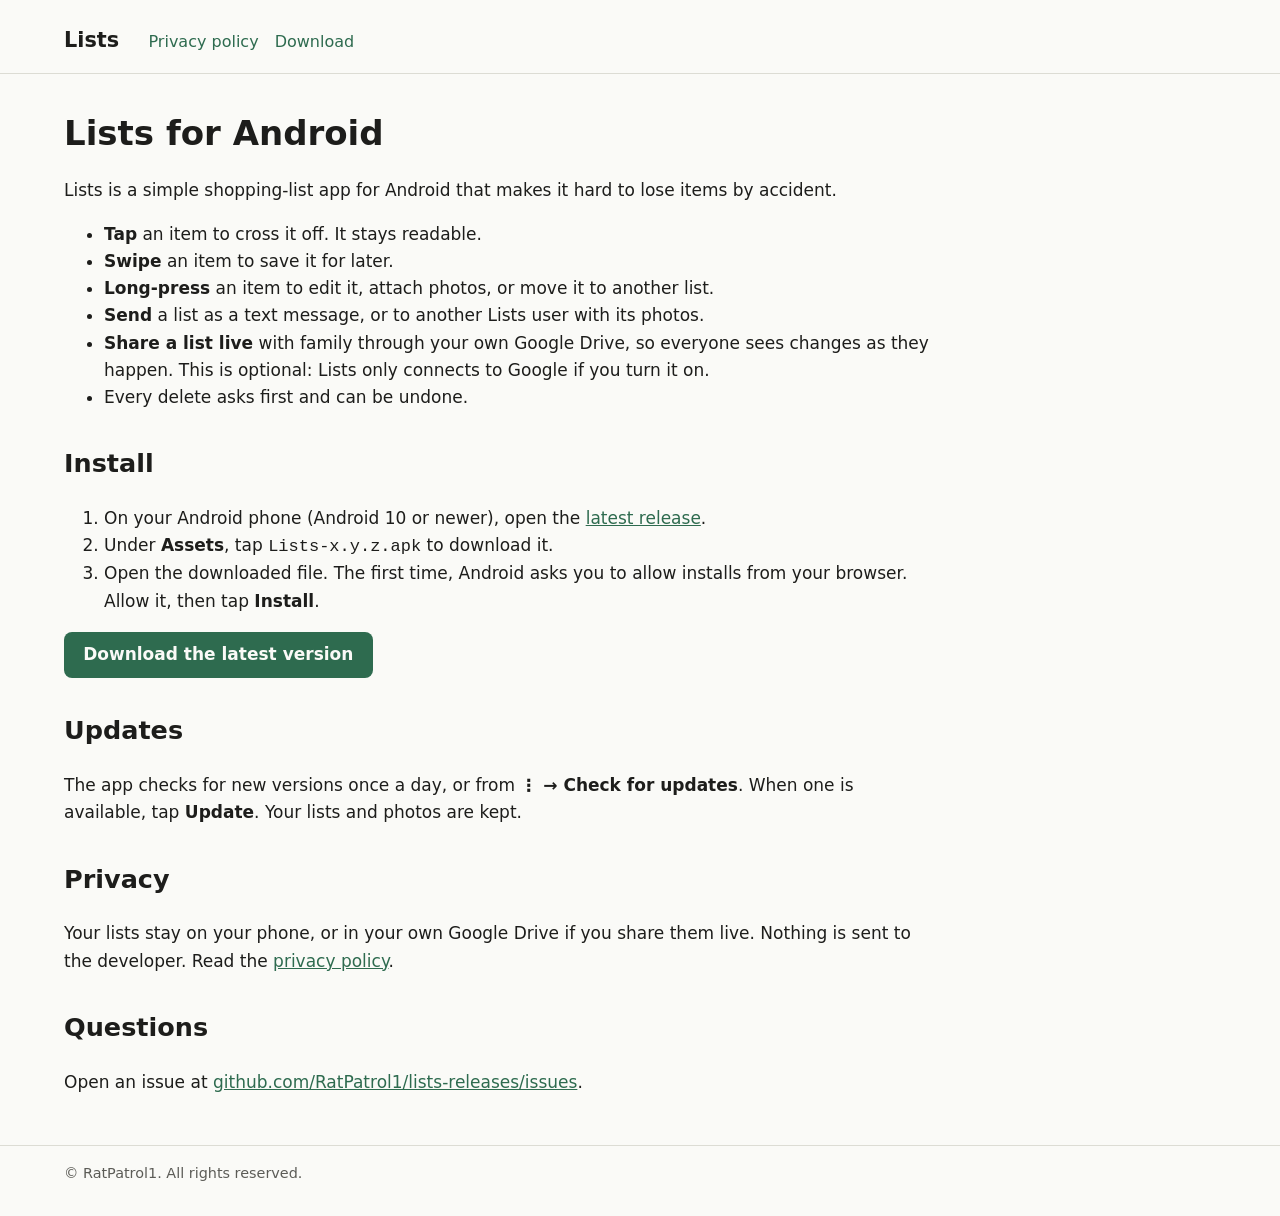
<file: index.html>
<!DOCTYPE html>
<html lang="en">
<head>
<meta charset="utf-8">
<meta name="viewport" content="width=device-width, initial-scale=1">
<title>Lists for Android</title>
<meta name="description" content="Lists is a simple shopping-list app for Android that makes it hard to lose items by accident.">
<link rel="stylesheet" href="style.css">
</head>
<body>
<header>
  <a href="./">Lists</a>
  <nav><a href="privacy.html">Privacy policy</a><a href="https://github.com/RatPatrol1/lists-releases/releases/latest">Download</a></nav>
</header>
<main>
  <h1>Lists for Android</h1>
  <p>Lists is a simple shopping-list app for Android that makes it hard to lose items by accident.</p>
  <ul>
    <li><strong>Tap</strong> an item to cross it off. It stays readable.</li>
    <li><strong>Swipe</strong> an item to save it for later.</li>
    <li><strong>Long-press</strong> an item to edit it, attach photos, or move it to another list.</li>
    <li><strong>Send</strong> a list as a text message, or to another Lists user with its photos.</li>
    <li><strong>Share a list live</strong> with family through your own Google Drive, so everyone sees changes as they happen. This is optional: Lists only connects to Google if you turn it on.</li>
    <li>Every delete asks first and can be undone.</li>
  </ul>

  <h2>Install</h2>
  <ol>
    <li>On your Android phone (Android 10 or newer), open the <a href="https://github.com/RatPatrol1/lists-releases/releases/latest">latest release</a>.</li>
    <li>Under <strong>Assets</strong>, tap <code>Lists-x.y.z.apk</code> to download it.</li>
    <li>Open the downloaded file. The first time, Android asks you to allow installs from your browser. Allow it, then tap <strong>Install</strong>.</li>
  </ol>
  <p><a class="button" href="https://github.com/RatPatrol1/lists-releases/releases/latest">Download the latest version</a></p>

  <h2>Updates</h2>
  <p>The app checks for new versions once a day, or from <strong>⋮ → Check for updates</strong>. When one is available, tap <strong>Update</strong>. Your lists and photos are kept.</p>

  <h2>Privacy</h2>
  <p>Your lists stay on your phone, or in your own Google Drive if you share them live. Nothing is sent to the developer. Read the <a href="privacy.html">privacy policy</a>.</p>

  <h2>Questions</h2>
  <p>Open an issue at <a href="https://github.com/RatPatrol1/lists-releases/issues">github.com/RatPatrol1/lists-releases/issues</a>.</p>
</main>
<footer>© RatPatrol1. All rights reserved.</footer>
</body>
</html>
</file>
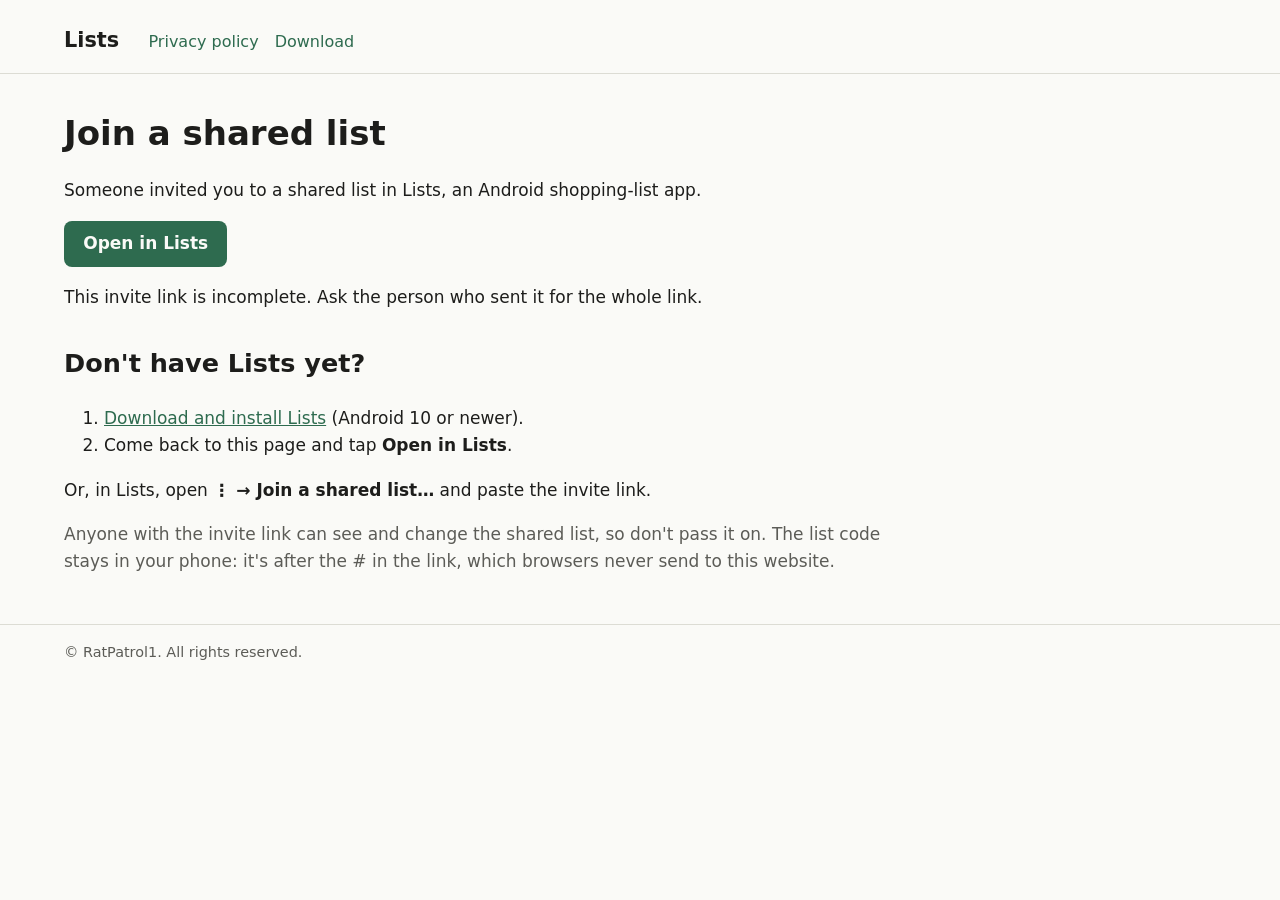
<file: join.html>
<!DOCTYPE html>
<html lang="en">
<head>
<meta charset="utf-8">
<meta name="viewport" content="width=device-width, initial-scale=1">
<meta name="robots" content="noindex">
<title>Join a shared list – Lists</title>
<link rel="stylesheet" href="style.css">
</head>
<body>
<header>
  <a href="./">Lists</a>
  <nav><a href="privacy.html">Privacy policy</a><a href="https://github.com/RatPatrol1/lists-releases/releases/latest">Download</a></nav>
</header>
<main>
  <h1>Join a shared list</h1>
  <p>Someone invited you to a shared list in Lists, an Android shopping-list app.</p>
  <p><a class="button" id="open" href="#">Open in Lists</a></p>
  <p id="bad" hidden>This invite link is incomplete. Ask the person who sent it for the whole link.</p>
  <h2>Don't have Lists yet?</h2>
  <ol>
    <li><a href="https://github.com/RatPatrol1/lists-releases/releases/latest">Download and install Lists</a> (Android 10 or newer).</li>
    <li>Come back to this page and tap <strong>Open in Lists</strong>.</li>
  </ol>
  <p>Or, in Lists, open <strong>⋮ → Join a shared list…</strong> and paste the invite link.</p>
  <p class="muted">Anyone with the invite link can see and change the shared list, so don't pass it on.
  The list code stays in your phone: it's after the # in the link, which browsers never send to this website.</p>
</main>
<footer>© RatPatrol1. All rights reserved.</footer>
<script>
  // The spreadsheet ID is in the part after "#", which is never sent to the server.
  var id = location.hash.slice(1);
  var open = document.getElementById("open");
  if (/^[A-Za-z0-9_-]{20,}$/.test(id)) {
    open.href = "intent://join/" + id + "#Intent;scheme=listsapp;package=io.github.ratpatrol1.lists;" +
      // Lists isn't in the Play Store: if it isn't installed, go to the download page instead.
      "S.browser_fallback_url=" + encodeURIComponent("https://github.com/RatPatrol1/lists-releases/releases/latest") + ";end";
  } else {
    open.hidden = true;
    document.getElementById("bad").hidden = false;
  }
</script>
</body>
</html>
</file>
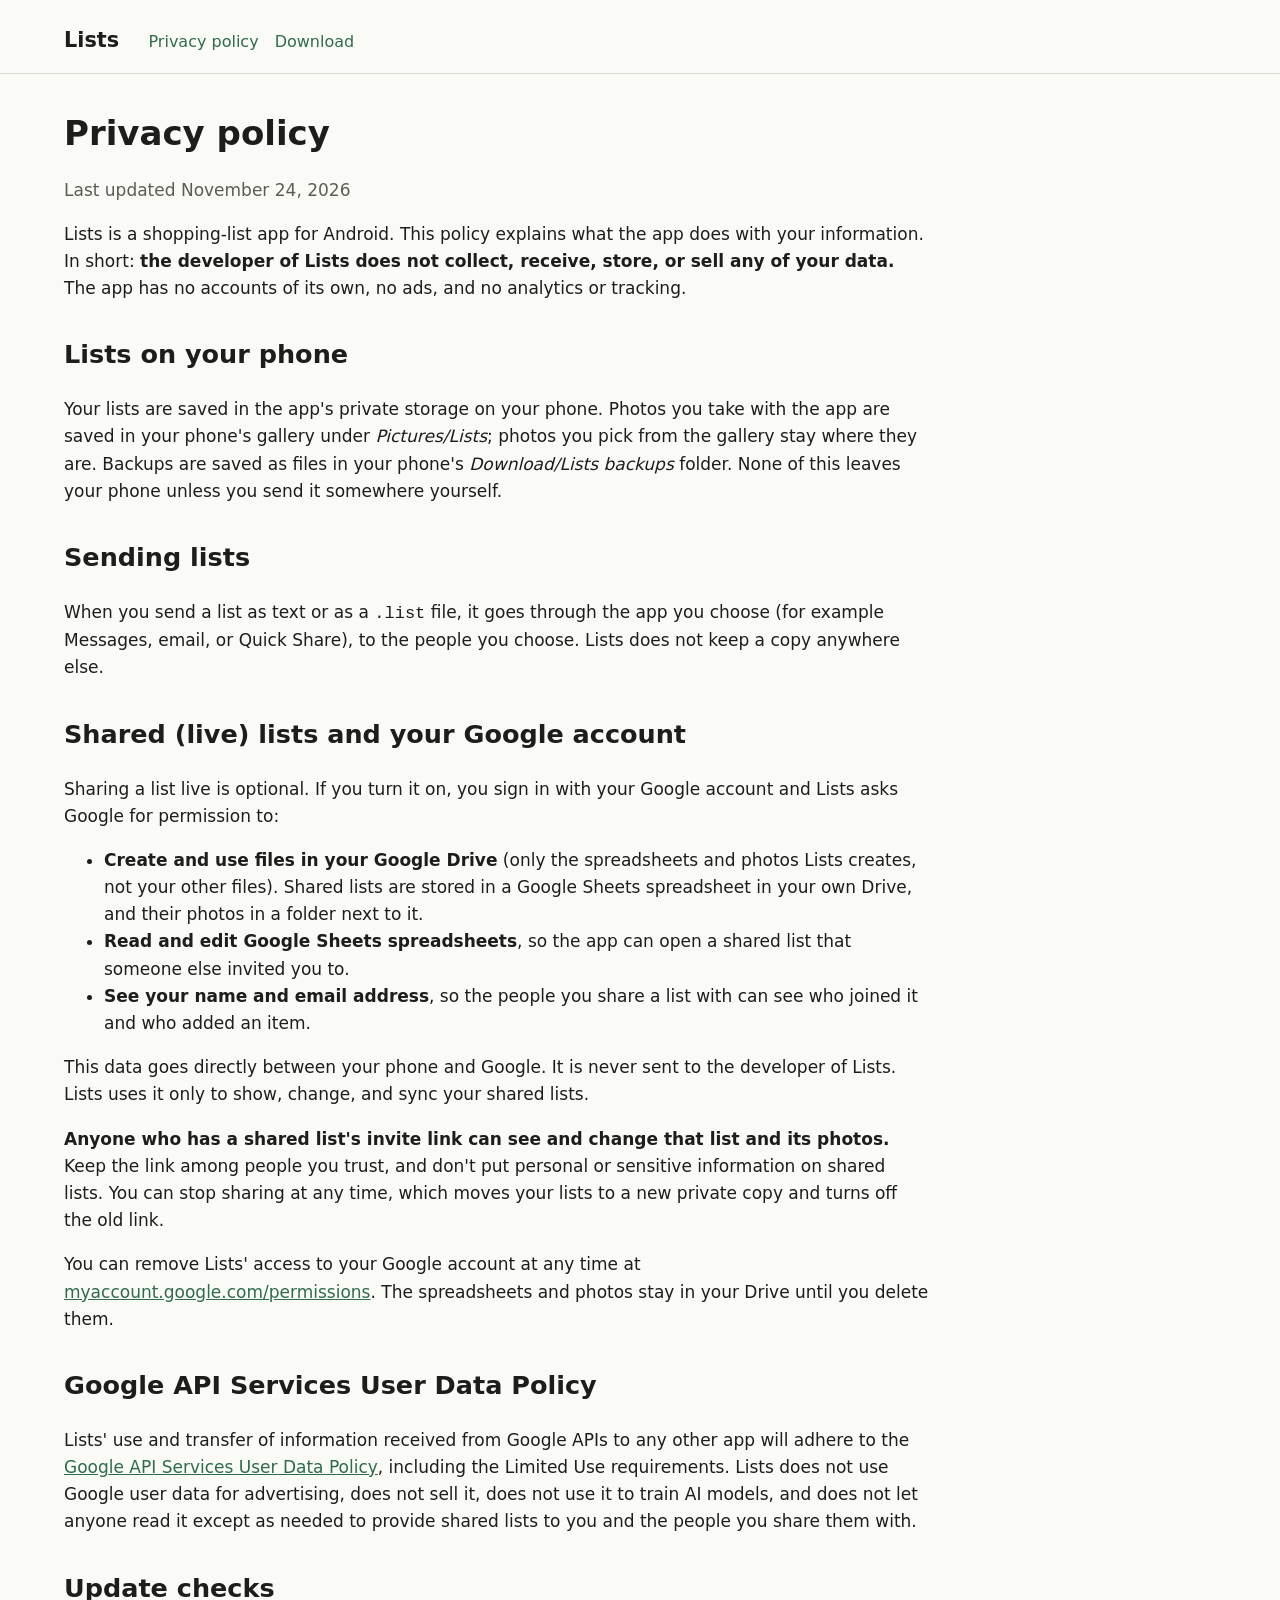
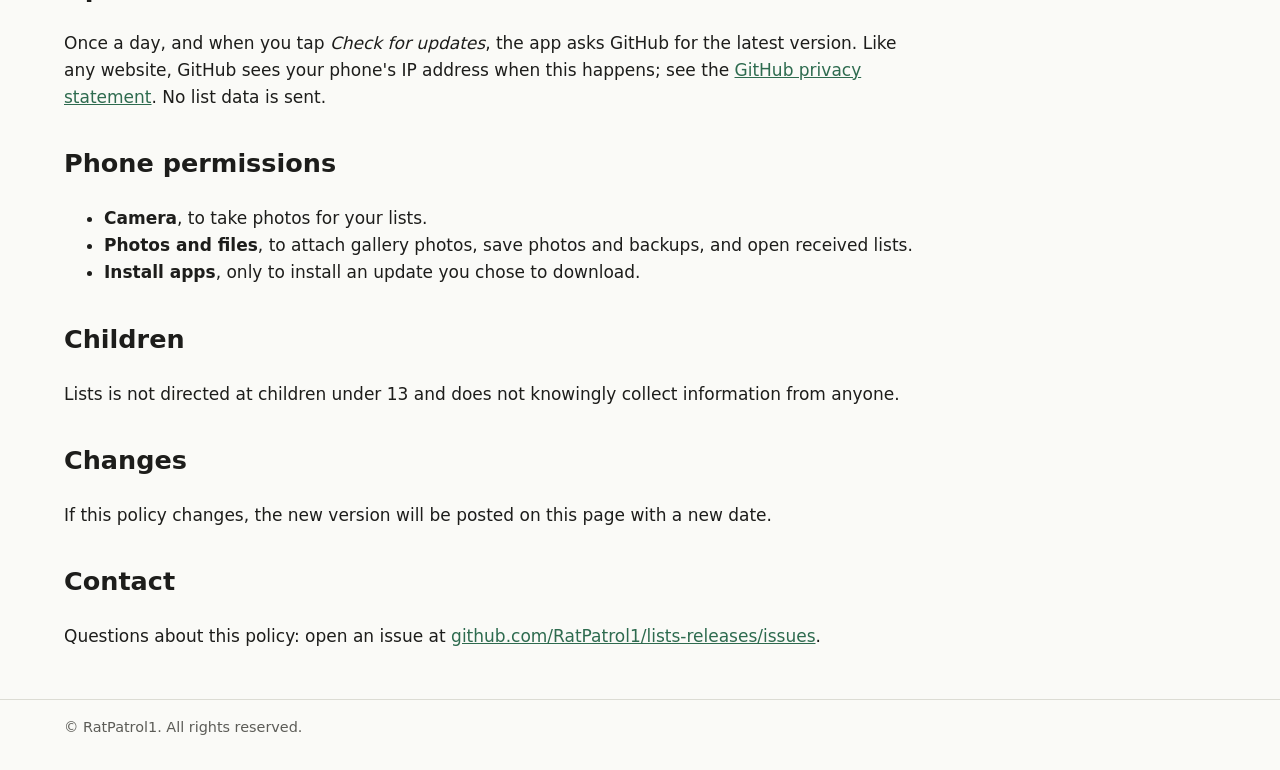
<file: privacy.html>
<!DOCTYPE html>
<html lang="en">
<head>
<meta charset="utf-8">
<meta name="viewport" content="width=device-width, initial-scale=1">
<title>Privacy policy – Lists for Android</title>
<link rel="stylesheet" href="style.css">
</head>
<body>
<header>
  <a href="./">Lists</a>
  <nav><a href="privacy.html">Privacy policy</a><a href="https://github.com/RatPatrol1/lists-releases/releases/latest">Download</a></nav>
</header>
<main>
  <h1>Privacy policy</h1>
  <p class="muted">Last updated November 24, 2026</p>

  <p>Lists is a shopping-list app for Android. This policy explains what the app does with your information. In short: <strong>the developer of Lists does not collect, receive, store, or sell any of your data.</strong> The app has no accounts of its own, no ads, and no analytics or tracking.</p>

  <h2>Lists on your phone</h2>
  <p>Your lists are saved in the app's private storage on your phone. Photos you take with the app are saved in your phone's gallery under <em>Pictures/Lists</em>; photos you pick from the gallery stay where they are. Backups are saved as files in your phone's <em>Download/Lists backups</em> folder. None of this leaves your phone unless you send it somewhere yourself.</p>

  <h2>Sending lists</h2>
  <p>When you send a list as text or as a <code>.list</code> file, it goes through the app you choose (for example Messages, email, or Quick Share), to the people you choose. Lists does not keep a copy anywhere else.</p>

  <h2>Shared (live) lists and your Google account</h2>
  <p>Sharing a list live is optional. If you turn it on, you sign in with your Google account and Lists asks Google for permission to:</p>
  <ul>
    <li><strong>Create and use files in your Google Drive</strong> (only the spreadsheets and photos Lists creates, not your other files). Shared lists are stored in a Google Sheets spreadsheet in your own Drive, and their photos in a folder next to it.</li>
    <li><strong>Read and edit Google Sheets spreadsheets</strong>, so the app can open a shared list that someone else invited you to.</li>
    <li><strong>See your name and email address</strong>, so the people you share a list with can see who joined it and who added an item.</li>
  </ul>
  <p>This data goes directly between your phone and Google. It is never sent to the developer of Lists. Lists uses it only to show, change, and sync your shared lists.</p>
  <p><strong>Anyone who has a shared list's invite link can see and change that list and its photos.</strong> Keep the link among people you trust, and don't put personal or sensitive information on shared lists. You can stop sharing at any time, which moves your lists to a new private copy and turns off the old link.</p>
  <p>You can remove Lists' access to your Google account at any time at <a href="https://myaccount.google.com/permissions">myaccount.google.com/permissions</a>. The spreadsheets and photos stay in your Drive until you delete them.</p>

  <h2>Google API Services User Data Policy</h2>
  <p>Lists' use and transfer of information received from Google APIs to any other app will adhere to the <a href="https://developers.google.com/terms/api-services-user-data-policy">Google API Services User Data Policy</a>, including the Limited Use requirements. Lists does not use Google user data for advertising, does not sell it, does not use it to train AI models, and does not let anyone read it except as needed to provide shared lists to you and the people you share them with.</p>

  <h2>Update checks</h2>
  <p>Once a day, and when you tap <em>Check for updates</em>, the app asks GitHub for the latest version. Like any website, GitHub sees your phone's IP address when this happens; see the <a href="https://docs.github.com/site-policy/privacy-policies/github-general-privacy-statement">GitHub privacy statement</a>. No list data is sent.</p>

  <h2>Phone permissions</h2>
  <ul>
    <li><strong>Camera</strong>, to take photos for your lists.</li>
    <li><strong>Photos and files</strong>, to attach gallery photos, save photos and backups, and open received lists.</li>
    <li><strong>Install apps</strong>, only to install an update you chose to download.</li>
  </ul>

  <h2>Children</h2>
  <p>Lists is not directed at children under 13 and does not knowingly collect information from anyone.</p>

  <h2>Changes</h2>
  <p>If this policy changes, the new version will be posted on this page with a new date.</p>

  <h2>Contact</h2>
  <p>Questions about this policy: open an issue at <a href="https://github.com/RatPatrol1/lists-releases/issues">github.com/RatPatrol1/lists-releases/issues</a>.</p>
</main>
<footer>© RatPatrol1. All rights reserved.</footer>
</body>
</html>
</file>
<file: style.css>
:root {
  color-scheme: light dark;
  --bg: #fafaf7;
  --fg: #1d1d1b;
  --muted: #5c5c57;
  --accent: #2e6b4f;
  --rule: #dcdcd4;
}
@media (prefers-color-scheme: dark) {
  :root {
    --bg: #161715;
    --fg: #e9e9e4;
    --muted: #a3a39c;
    --accent: #7cc4a0;
    --rule: #34352f;
  }
}
* { box-sizing: border-box; }
body {
  margin: 0;
  background: var(--bg);
  color: var(--fg);
  font: 17px/1.6 system-ui, -apple-system, "Segoe UI", Roboto, sans-serif;
}
header, main, footer { padding: 0 5%; }
header { border-bottom: 1px solid var(--rule); padding-top: 1.5rem; padding-bottom: 1rem; }
header a { color: var(--fg); text-decoration: none; font-weight: 700; font-size: 1.3rem; }
nav { display: inline; margin-left: 1.5rem; }
nav a { font-weight: 400; font-size: 1rem; color: var(--accent); margin-right: 1rem; }
main { padding-top: 1rem; padding-bottom: 2rem; }
/* Keep long text readable; the page itself stays full width. */
main > * { max-width: 80ch; }
h1 { line-height: 1.2; }
h2 { margin-top: 2rem; }
a { color: var(--accent); }
.muted { color: var(--muted); }
.button {
  display: inline-block;
  background: var(--accent);
  color: var(--bg);
  padding: 0.6rem 1.2rem;
  border-radius: 8px;
  text-decoration: none;
  font-weight: 600;
}
footer { border-top: 1px solid var(--rule); padding-top: 1rem; padding-bottom: 2rem; color: var(--muted); font-size: 0.9rem; }
</file>
